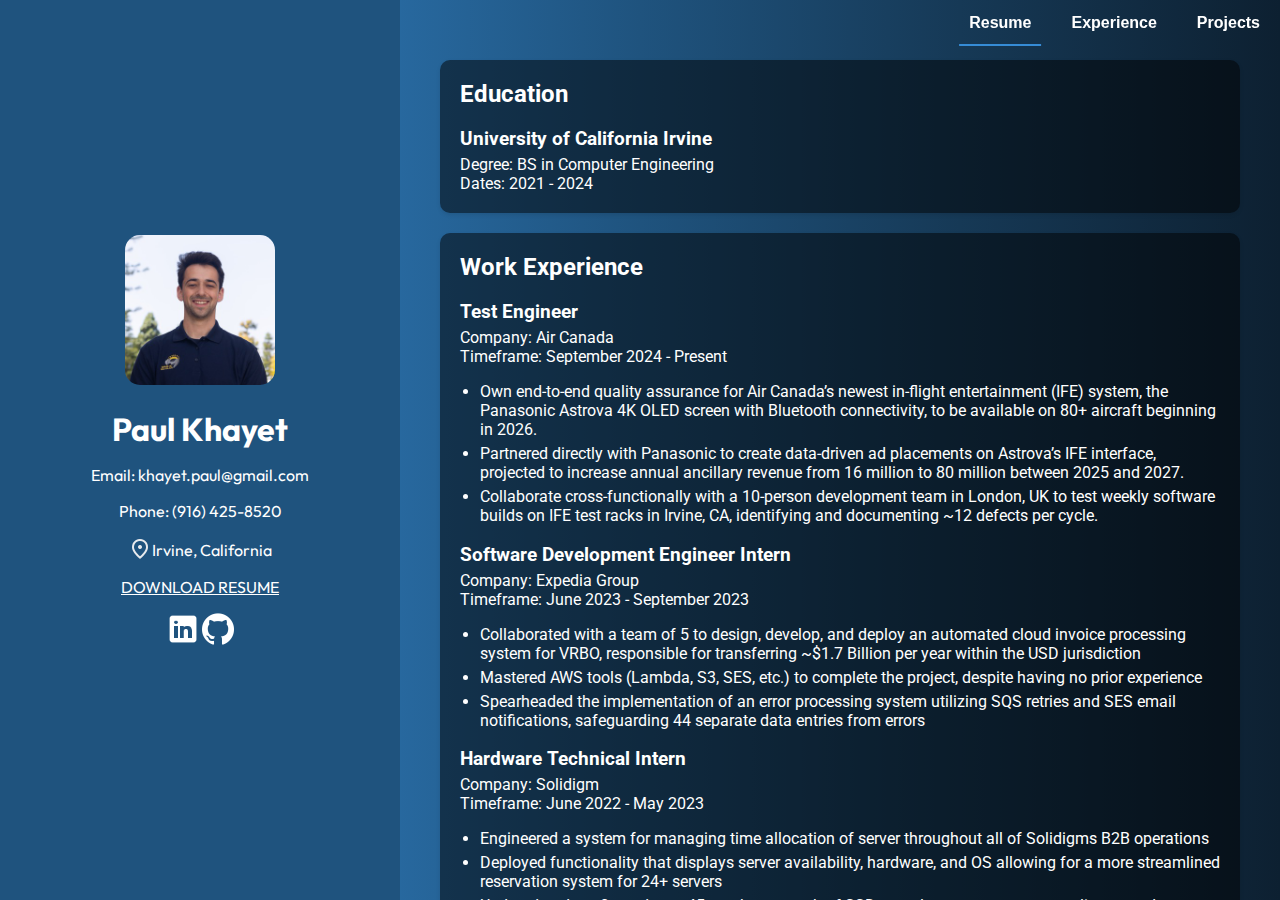
<file: index.html>
<!DOCTYPE html>
<html lang="en">

<head>
    <meta charset="UTF-8" />
    <meta name="viewport" content="width=device-width, initial-scale=1.0" />
    <title>Paul Khayet Resume</title>
    <link rel="icon" href="resources/images/Logo.png" />
    <link rel="stylesheet" href="styles.css" />
    <link rel="preconnect" href="https://fonts.googleapis.com" />
    <link rel="preconnect" href="https://fonts.gstatic.com" crossorigin />
    <link
        href="https://fonts.googleapis.com/css2?family=Outfit:wght@100..900&family=Roboto:ital,wght@0,100;0,300;0,400;0,500;0,700;0,900&display=swap"
        rel="stylesheet" />
</head>

<header>
    <div class="profile-container">
        <img src="resources/images/SmallProfile.jpeg" alt="Profile Image" class="profile-image" />
    </div>
    <div class="header-info">
        <h1>Paul Khayet</h1>
        <p>Email: khayet.paul@gmail.com</p>
        <p>Phone: (916) 425-8520</p>
        <p>
            <img src="resources/icons/location.png" alt="Location Icon" class="location-icon" />Irvine, California
        </p>
        <a href="resources/pdfs/PaulKhayetWebsiteResume.pdf" download>DOWNLOAD RESUME</a>
        <p>
            <a href="https://www.linkedin.com/in/paul-khayet/" target="_blank"><img src="resources/icons/linkedin.png"
                    alt="linkedin Icon" class="social-icons" /></a>
            <a href="https://github.com/paulkhayet" target="_blank"><img src="resources/icons/github-logo.png"
                    alt="github Icon" class="social-icons" /></a>
        </p>
    </div>
</header>

<body>
    <div class="content">
        <div class="tabs">
            <button class="tab-link active" onclick="openTab(event, 'resume')">
                <b>Resume</b>
            </button>
            <button class="tab-link" onclick="openTab(event, 'final-report')">
                <b>Experience</b>
            </button>
            <button class="tab-link" onclick="openTab(event, 'how-to')">
                <b>Projects</b>
            </button>
        </div>

        <div id="resume" class="tab-content active">
            <div id="box">
                <section>
                    <h2>Education</h2>
                    <div class="section-content">
                        <h3>University of California Irvine</h3>
                        <p>Degree: BS in Computer Engineering</p>
                        <p>Dates: 2021 - 2024</p>
                    </div>
                </section>

                <section>
                    <h2>Work Experience</h2>
                    <div class="section-content">
                        <h3>Test Engineer</h3>
                        <p>Company: Air Canada</p>
                        <p>Timeframe: September 2024 - Present</p>
                        <ul>
                            <li>
                                Own end-to-end quality assurance for Air Canada’s newest in-flight
                                 entertainment (IFE) system, the Panasonic Astrova 4K OLED screen with Bluetooth connectivity, to be available on 80+ aircraft beginning in 2026.
                            </li>
                            <li>
                                Partnered directly with Panasonic to create data-driven ad placements 
                                on Astrova’s IFE interface, projected to increase annual ancillary 
                                revenue from 16 million to 80 million between 2025 and 2027.
                            </li>
                            <li>
                                Collaborate cross-functionally with a 10-person development team in London, 
                                UK to test weekly software builds on IFE test racks in Irvine, CA, identifying 
                                and documenting ~12 defects per cycle.
                            </li>
                        </ul>
                        <h3>Software Development Engineer Intern</h3>
                        <p>Company: Expedia Group</p>
                        <p>Timeframe: June 2023 - September 2023</p>
                        <ul>
                            <li>
                                Collaborated with a team of 5 to design, develop, and deploy an
                                automated cloud invoice processing system for VRBO, responsible
                                for transferring ~$1.7 Billion per year within the USD
                                jurisdiction
                            </li>
                            <li>
                                Mastered AWS tools (Lambda, S3, SES, etc.) to complete the
                                project, despite having no prior experience
                            </li>
                            <li>
                                Spearheaded the implementation of an error processing system
                                utilizing SQS retries and SES email notifications, safeguarding
                                44 separate data entries from errors
                            </li>
                        </ul>
                    </div>
                    <div class="section-content">
                        <h3>Hardware Technical Intern</h3>
                        <p>Company: Solidigm</p>
                        <p>Timeframe: June 2022 - May 2023</p>
                        <ul>
                            <li>
                                Engineered a system for managing time allocation of server
                                throughout all of Solidigms B2B operations
                            </li>
                            <li>
                                Deployed functionality that displays server availability,
                                hardware, and OS allowing for a more streamlined reservation
                                system for 24+ servers
                            </li>
                            <li>
                                Updated and configured over 45 petabytes worth of SSD samples to
                                meet corporate clients needs
                            </li>
                        </ul>
                    </div>
                </section>

                <section>
                    <h2>Teams/Clubs</h2>
                    <div class="section-content">
                        <h3>UC Irvine Solar Car Team</h3>
                        <p>Role: Motor Team Lead</p>
                        <p>Timeframe: December 2021 - June 2023</p>
                        <ul>
                            <li>
                                Led a team of 7 in the integration of electric motor components,
                                ensuring seamless collaboration and communication between
                                hardware components
                            </li>
                            <li>
                                Fine-tuned MCU (Motor Control Unit) software to optimize
                                efficiency, resulting in a 67.7% reduction in energy usage by
                                lowering power and decreasing acceleration
                            </li>
                        </ul>

                        <h3>UC Irvine Hillel Foundation</h3>
                        <p>Role: Board Member</p>
                        <p>Timeframe: February 2022 - June 2023</p>
                        <ul>
                            <li>
                                Orchestrated Shabbat dinners for 20-40 attendees, managed
                                transportation and catering to elevate community engagement
                            </li>
                            <li>
                                Planned and executed 6 school events alongside board members,
                                creating a vibrant and inclusive atmosphere
                            </li>
                        </ul>
                    </div>
                </section>

                <section>
                    <h2>Technical Skills</h2>
                    <div class="section-content">
                        <p>
                            <b>Programming Languages:</b> Java, Python, C++, C, SQL, Verilog,
                            HTML/CSS, Javascript
                        </p>
                        <p>
                            <b>Tools/Concepts:</b> Agile Methodologies, Scrum, Git, VIM,
                            IntelliJ, SSH, RESTful API, Splunk, Visual Studio, Microsoft 365,
                            Docker, React, Next.js
                        </p>
                        <p><b>Cloud Systems:</b> AWS Lambda, AWS S3, AWS SQS, AWS SES, Azure Static Webpage</p>
                    </div>
                </section>
            </div>
        </div>

        <div id="final-report" class="tab-content" style="display: none">
            <h2>Air Canada</h2>
            <section>
                <h2>
                    <img src="resources/images/Air-Canada-Symbol.png" alt="Server Icon" class="internicon" />
                    Test Engineer
                </h2>
                <p>
                    <img src="resources/icons/location.png" alt="Location Icon" class="location-icon" />
                    Irvine, California
                </p>

                <p>Own end-to-end quality assurance for Air Canada’s newest in-flight entertainment (IFE) system, 
                    the Panasonic Astrova 4K OLED screen with Bluetooth connectivity, to be available on 80+ aircraft 
                    beginning in 2026. Partnered directly with Panasonic to create data-driven ad placements on 
                    Astrova’s IFE interface, projected to increase annual ancillary revenue from 16 million to 80 
                    million between 2025 and 2027. Collaborate cross-functionally with a 10-person development team
                     in London, UK to test weekly software builds on IFE test racks in Irvine, CA, identifying and 
                     documenting ~12 defects per cycle.

                </p>
            </section>
            <h2>Expedia Internship</h2>
            <section>
                <h2>
                    <img src="resources/icons/expedia.png" alt="Server Icon" class="internicon" />
                    Software Development Engineer Intern
                </h2>
                <p>
                    <img src="resources/icons/location.png" alt="Location Icon" class="location-icon" />
                    Seattle, Washington
                </p>

                <p>Collaborated with a team of 5 to design, develop, and deploy an automated cloud invoice processing
                    system for VRBO, responsible for transferring ~$1.7 Billion per year within the USD jurisdiction.
                    Mastered AWS tools (Lambda, S3, SES, etc.) to complete the project, despite having no prior
                    experience. Spearheaded the implementation of an error processing system utilizing SQS retries and
                    SES email notifications, safeguarding 44 separate data entries from errors.
                </p>
                <a href="resources/pdfs/Expedia.pdf" download>DOWNLOAD EXPEDIA FINAL REPORT</a>
            </section>
            <h2>Solidigm Internship</h2>
            <section>
                <h2>
                    <img src="resources/icons/solidigm.png" alt="Server Icon" class="internicon" />
                    Hardware Technical Intern
                </h2>
                <p>
                    <img src="resources/icons/location.png" alt="Location Icon" class="location-icon" />
                    Folsom, California
                </p>
                <p>Engineered a system for managing time allocation of server throughout all of Solidigm's B2B
                    operations. Deployed functionality that displays server availability, hardware, and OS allowing for
                    a more streamlined reservation system for 24+ servers. Updated and configured over 45 petabytes
                    worth of SSD samples to meet corporate clients needs.
                </p>
                <a href="resources/pdfs/Solidigm.pdf" download>DOWNLOAD SOLIDIGM FINAL REPORT</a>
            </section>
        </div>
        <div id="how-to" class="tab-content" style="display: none">
            <h1>Projects</h1>
            <div class="card-container">
                <div class="card">
                    <div class="header">
                        <img src="resources/images/favicon-1.png" alt="Project Logo" class="card-icon" />
                        <span class="project-name">Arethemarketsup.com</span>
                    </div>
                    <p class="description">Further developed my javascript skills by developing a full stack application
                        on Next.js</p>
                    <div class="links">
                        <div>
                            <a href="https://arethemarketsup.com/" target="_blank">
                                <img src="resources/icons/link.png" alt="Link Icon" class="icon" />
                                Arethemarketsup.com
                            </a>
                        </div>
                        <div>
                            <a href="https://github.com/paulkhayet/isthemarketup" target="_blank">
                                <img src="resources/icons/githubblack.png" alt="GitHub Logo" class="icon" />
                                GitHub Repo
                            </a>
                        </div>
                        <div class="server-info">
                            <img src="resources/icons/server.png" alt="Server Icon" class="icon" />
                            Vercel
                        </div>
                        <div class="tech-info">
                            <img src="resources/icons/coding.png" alt="Coding Icon" class="icon" />
                            Next.js/MongoDB
                        </div>
                    </div>
                </div>
                <div class="card">
                    <div class="header">
                        <img src="resources/icons/calculator.png" alt="Project Logo" class="card-icon" />
                        <span class="project-name">Simple Calculator</span>
                    </div>
                    <p class="description">Made a simple calculator application to better understand the basics of
                        javascript</p>
                    <div class="links">
                        <div>
                            <a href="https://calculator.paulkhayet.com/" target="_blank">
                                <img src="resources/icons/link.png" alt="Link Icon" class="icon" />
                                calculator.paulkhayet.com
                            </a>
                        </div>
                        <div>
                            <a href="https://github.com/paulkhayet/simplecalculator" target="_blank">
                                <img src="resources/icons/githubblack.png" alt="GitHub Logo" class="icon" />
                                GitHub Repo
                            </a>
                        </div>
                        <div class="server-info">
                            <img src="resources/icons/server.png" alt="Server Icon" class="icon" />
                            Azure static webpage
                        </div>
                        <div class="tech-info">
                            <img src="resources/icons/coding.png" alt="Coding Icon" class="icon" />
                            HTML/CSS/Javascript
                        </div>
                    </div>
                </div>
                <div class="card">
                    <div class="header">
                        <img src="resources/images/Logo.png" alt="Project Logo" class="card-icon" />
                        <span class="project-name">Resume Website</span>
                    </div>
                    <p class="description">Made a website to self-teach HTML and CSS</p>
                    <div class="links">
                        <div>
                            <a href="https://paulkhayet.com/" target="_blank">
                                <img src="resources/icons/link.png" alt="Link Icon" class="icon" />
                                paulkhayet.com
                            </a>
                        </div>
                        <div>
                            <a href="https://github.com/paulkhayet/resumewebsite" target="_blank">
                                <img src="resources/icons/githubblack.png" alt="GitHub Logo" class="icon" />
                                GitHub Repo
                            </a>
                        </div>
                        <div class="server-info">
                            <img src="resources/icons/server.png" alt="Server Icon" class="icon" />
                            Azure static webpage
                        </div>
                        <div class="tech-info">
                            <img src="resources/icons/coding.png" alt="Coding Icon" class="icon" />
                            HTML/CSS
                        </div>
                    </div>
                </div>
            </div>
        </div>
    </div>
    </div>

    <script>
        function openTab(evt, tabName) {
            var i, tabcontent, tablinks;
            tabcontent = document.getElementsByClassName("tab-content");
            for (i = 0; i < tabcontent.length; i++) {
                tabcontent[i].style.display = "none";
            }
            tablinks = document.getElementsByClassName("tab-link");
            for (i = 0; i < tablinks.length; i++) {
                tablinks[i].className = tablinks[i].className.replace(" active", "");
            }
            document.getElementById(tabName).style.display = "block";
            evt.currentTarget.className += " active";
        }
    </script>
</body>

</html>
</file>
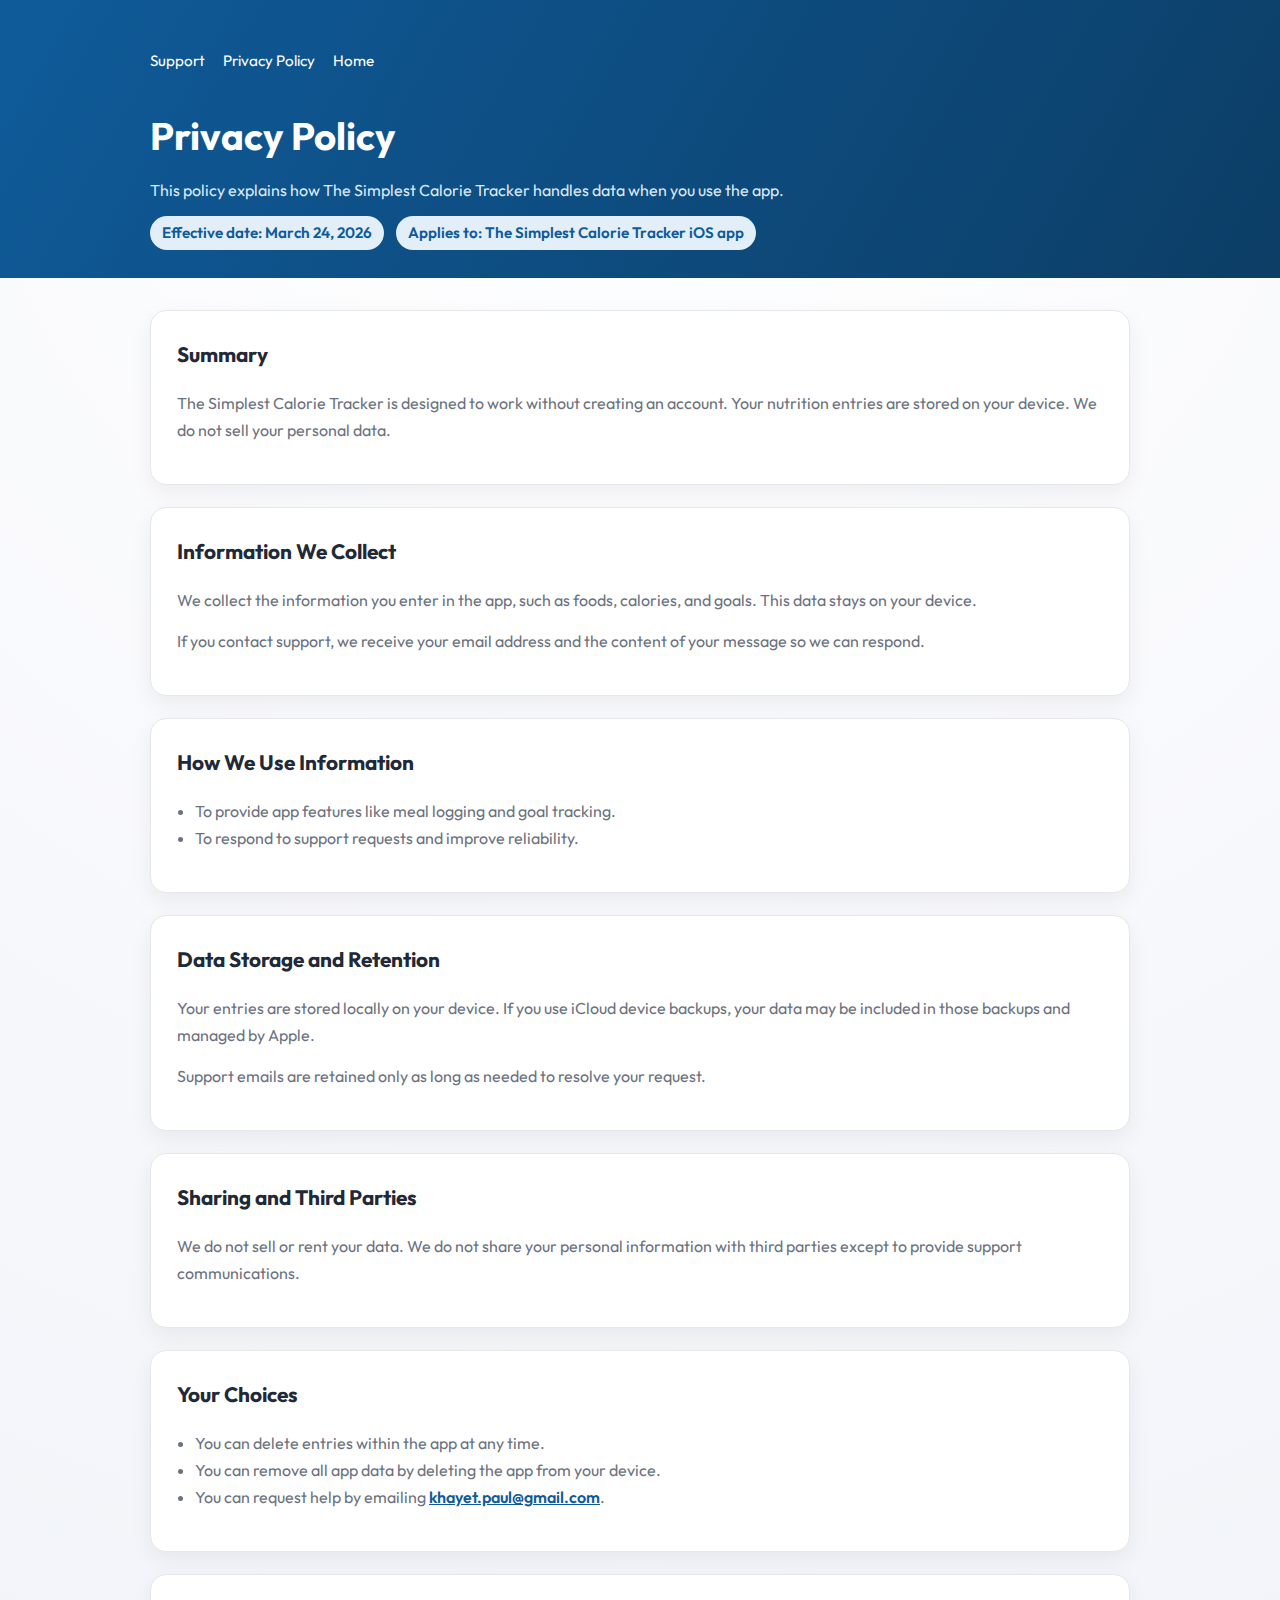
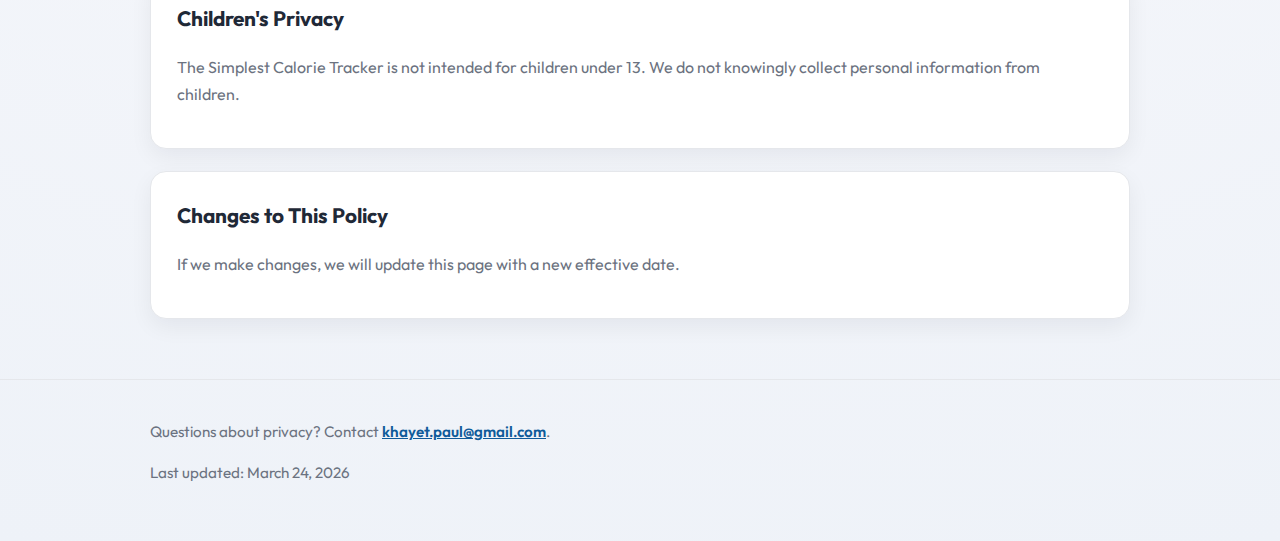
<file: privacypolicy.html>
<!doctype html>
<html lang="en">
  <head>
    <meta charset="utf-8" />
    <meta name="viewport" content="width=device-width, initial-scale=1" />
    <title>Privacy Policy | Calorie Tracker</title>
    <meta
      name="description"
      content="Privacy policy for the Calorie Tracker iOS app."
    />
    <link rel="preconnect" href="https://fonts.googleapis.com" />
    <link rel="preconnect" href="https://fonts.gstatic.com" crossorigin />
    <link
      href="https://fonts.googleapis.com/css2?family=Outfit:wght@300;400;600;700&display=swap"
      rel="stylesheet"
    />
    <style>
      :root {
        --bg: #f6f7fb;
        --surface: #ffffff;
        --text: #1f2937;
        --muted: #6b7280;
        --accent: #0f5b9a;
        --accent-soft: #e2eef8;
        --border: #e5e7eb;
      }

      * {
        box-sizing: border-box;
      }

      body {
        margin: 0;
        font-family: "Outfit", sans-serif;
        color: var(--text);
        background: radial-gradient(
          circle at top,
          #ffffff 0%,
          #f6f7fb 55%,
          #eef2f8 100%
        );
        line-height: 1.7;
      }

      header {
        background: linear-gradient(120deg, #0f5b9a, #0c3e66);
        color: #ffffff;
        padding: 48px 20px 28px;
      }

      .wrap {
        max-width: 980px;
        margin: 0 auto;
      }

      .nav {
        display: flex;
        gap: 18px;
        font-size: 0.95rem;
        margin-bottom: 26px;
      }

      .nav a {
        color: #ffffff;
        text-decoration: none;
        border-bottom: 2px solid transparent;
        padding-bottom: 2px;
      }

      .nav a:hover {
        border-bottom-color: #ffffff;
      }

      h1 {
        margin: 0 0 8px;
        font-size: 2.4rem;
        font-weight: 700;
      }

      .subtitle {
        margin: 0;
        color: #dce8f5;
        max-width: 760px;
      }

      main {
        padding: 32px 20px 60px;
      }

      .card {
        background: var(--surface);
        border: 1px solid var(--border);
        border-radius: 16px;
        padding: 26px;
        box-shadow: 0 8px 22px rgba(15, 23, 42, 0.06);
      }

      .card h2 {
        margin-top: 0;
        font-size: 1.3rem;
      }

      .card p {
        color: var(--muted);
        margin: 0 0 14px;
      }

      .card ul {
        margin: 8px 0 14px;
        padding-left: 18px;
        color: var(--muted);
      }

      .card a {
        color: var(--accent);
        font-weight: 600;
      }

      .meta {
        display: flex;
        gap: 12px;
        flex-wrap: wrap;
        margin-top: 12px;
        font-size: 0.95rem;
      }

      .pill {
        background: var(--accent-soft);
        color: var(--accent);
        border-radius: 999px;
        padding: 4px 12px;
        font-weight: 600;
      }

      footer {
        border-top: 1px solid var(--border);
        padding: 24px 20px 40px;
        color: var(--muted);
        font-size: 0.95rem;
      }

      footer a {
        color: var(--accent);
        font-weight: 600;
      }
    </style>
  </head>
  <body>
    <header>
      <div class="wrap">
        <nav class="nav">
          <a href="support.html">Support</a>
          <a href="privacypolicy.html">Privacy Policy</a>
          <a href="index.html">Home</a>
        </nav>
        <h1>Privacy Policy</h1>
        <p class="subtitle">
          This policy explains how The Simplest Calorie Tracker handles data
          when you use the app.
        </p>
        <div class="meta">
          <span class="pill">Effective date: March 24, 2026</span>
          <span class="pill"
            >Applies to: The Simplest Calorie Tracker iOS app</span
          >
        </div>
      </div>
    </header>

    <main>
      <div class="wrap">
        <section class="card">
          <h2>Summary</h2>
          <p>
            The Simplest Calorie Tracker is designed to work without creating an
            account. Your nutrition entries are stored on your device. We do not
            sell your personal data.
          </p>
        </section>

        <section class="card" style="margin-top: 22px">
          <h2>Information We Collect</h2>
          <p>
            We collect the information you enter in the app, such as foods,
            calories, and goals. This data stays on your device.
          </p>
          <p>
            If you contact support, we receive your email address and the
            content of your message so we can respond.
          </p>
        </section>

        <section class="card" style="margin-top: 22px">
          <h2>How We Use Information</h2>
          <ul>
            <li>
              To provide app features like meal logging and goal tracking.
            </li>
            <li>To respond to support requests and improve reliability.</li>
          </ul>
        </section>

        <section class="card" style="margin-top: 22px">
          <h2>Data Storage and Retention</h2>
          <p>
            Your entries are stored locally on your device. If you use iCloud
            device backups, your data may be included in those backups and
            managed by Apple.
          </p>
          <p>
            Support emails are retained only as long as needed to resolve your
            request.
          </p>
        </section>

        <section class="card" style="margin-top: 22px">
          <h2>Sharing and Third Parties</h2>
          <p>
            We do not sell or rent your data. We do not share your personal
            information with third parties except to provide support
            communications.
          </p>
        </section>

        <section class="card" style="margin-top: 22px">
          <h2>Your Choices</h2>
          <ul>
            <li>You can delete entries within the app at any time.</li>
            <li>
              You can remove all app data by deleting the app from your device.
            </li>
            <li>
              You can request help by emailing
              <a href="mailto:khayet.paul@gmail.com">khayet.paul@gmail.com</a>.
            </li>
          </ul>
        </section>

        <section class="card" style="margin-top: 22px">
          <h2>Children's Privacy</h2>
          <p>
            The Simplest Calorie Tracker is not intended for children under 13.
            We do not knowingly collect personal information from children.
          </p>
        </section>

        <section class="card" style="margin-top: 22px">
          <h2>Changes to This Policy</h2>
          <p>
            If we make changes, we will update this page with a new effective
            date.
          </p>
        </section>
      </div>
    </main>

    <footer>
      <div class="wrap">
        <p>
          Questions about privacy? Contact
          <a href="mailto:khayet.paul@gmail.com">khayet.paul@gmail.com</a>.
        </p>
        <p>Last updated: March 24, 2026</p>
      </div>
    </footer>
  </body>
</html>
</file>
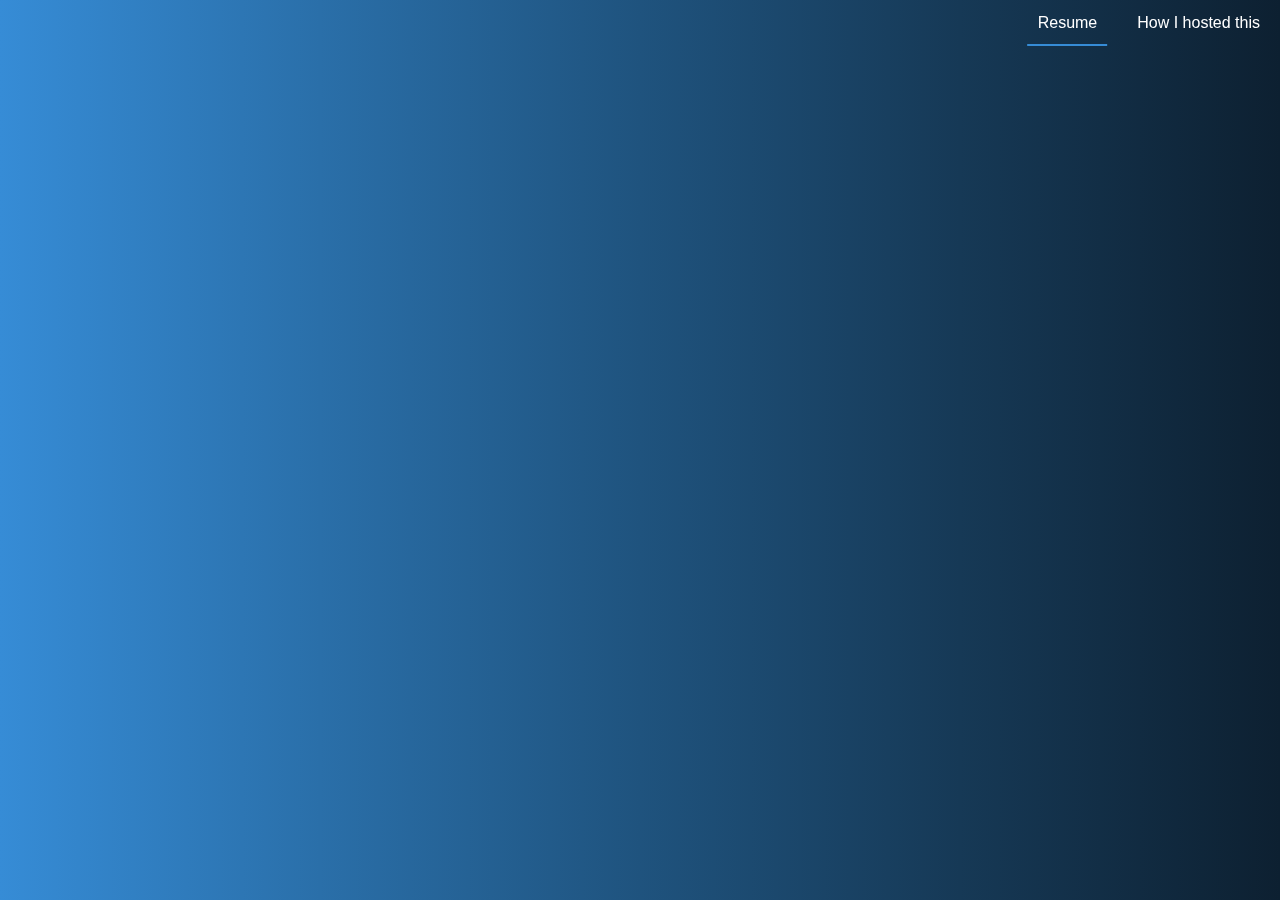
<file: site.html>
<!DOCTYPE html>
<html lang="en">
<head>
    <meta charset="UTF-8">
    <meta name="viewport" content="width=device-width, initial-scale=1.0">
    <title>Modern Resume</title>
    <link rel="stylesheet" href="styles.css">
</head>
<body>
    <div class="tabs">
        <button class="tab-link active" onclick="openTab(event, 'resume')">Resume</button>
        <button class="tab-link" onclick="openTab(event, 'how-to')">How I hosted this</button>
    </div>

    <div id="resume" class="tab-content">
        <header>
            <h1>Paul Khayet</h1>
            <p>Email: khayet.paul@gmail.com</p>
            <p>Phone: (916)425-8520</p>
            <p>Address: 26600 Paseo Infinita, San Juan Capistrano, CA 92675</p>
        </header>

        <section>
            <h2>Education</h2>
            <div class="section-content">
                <h3>University of California Irvine</h3>
                <p>Major: Computer Engineering</p>
                <p>Dates: 2021 - 2024</p>
            </div>
        </section>

        <section>
            <h2>Work Experience</h2>
            <div class="section-content">
                <h3>Software Development Engineer Intern</h3>
                <p>Company: Expedia Group</p>
                <p>Timeframe: June 2023 - September 2023</p>
                <ul>
                    <li>Collaborated with a team of 5 to design, develop, and deploy an automated cloud invoice processing system for VRBO,
                        responsible for transferring ~$1.7 Billion per year within the USD jurisdiction</li>
                    <li>Mastered AWS tools (Lambda, S3, SES, etc.) to complete the project, despite having no prior experience</li>
                    <li>Spearheaded the implementation of an error processing system utilizing SQS retries and SES email notifications,
                        safeguarding 44 separate data entries from errors</li>
                </ul>
            </div>
            <div class="section-content">
                <h3>Hardware Technical Intern</h3>
                <p>Company: Solidigm</p>
                <p>Timeframe: June 2022 - May 2023</p>
                <ul>
                    <li>Engineered a system for managing time allocation of server throughout all of Solidigms B2B operations</li>
                    <li>Deployed functionality that displays server availability, hardware, and OS allowing for a more streamlined reservation system
                        for 24+ servers</li>
                    <li>Updated and configured over 45 petabytes worth of SSD samples to meet corporate clients needs</li>
                </ul>
            </div>
        </section>

        <section>
            <h2>Clubs/Teams</h2>
            <div class="section-content">
                <h3>Programming Club</h3>
                <p>Role: President</p>
                <p>Timeframe: 2018 - 2020</p>
                <ul>
                    <li>Organized weekly coding sessions.</li>
                    <li>Led the club in inter-college coding competitions.</li>
                    <li>Facilitated workshops on new programming languages.</li>
                </ul>
            </div>
        </section>

        <section>
            <h2>Skills</h2>
            <div class="section-content">
                <ul>
                    <li>JavaScript</li>
                    <li>Python</li>
                    <li>HTML & CSS</li>
                    <li>React</li>
                    <li>Node.js</li>
                </ul>
            </div>
        </section>
    </div>

    <div id="how-to" class="tab-content" style="display:none">
        <h2>How I hosted this</h2>
        <p>This section explains how the resume is hosted. Add your hosting steps here.</p>
    </div>

    <script>
        function openTab(evt, tabName) {
            var i, tabcontent, tablinks;
            tabcontent = document.getElementsByClassName("tab-content");
            for (i = 0; i < tabcontent.length; i++) {
                tabcontent[i].style.display = "none";
            }
            tablinks = document.getElementsByClassName("tab-link");
            for (i = 0; i < tablinks.length; i++) {
                tablinks[i].className = tablinks[i].className.replace(" active", "");
            }
            document.getElementById(tabName).style.display = "block";
            evt.currentTarget.className += " active";
        }
    </script>
</body>
</html>
</file>
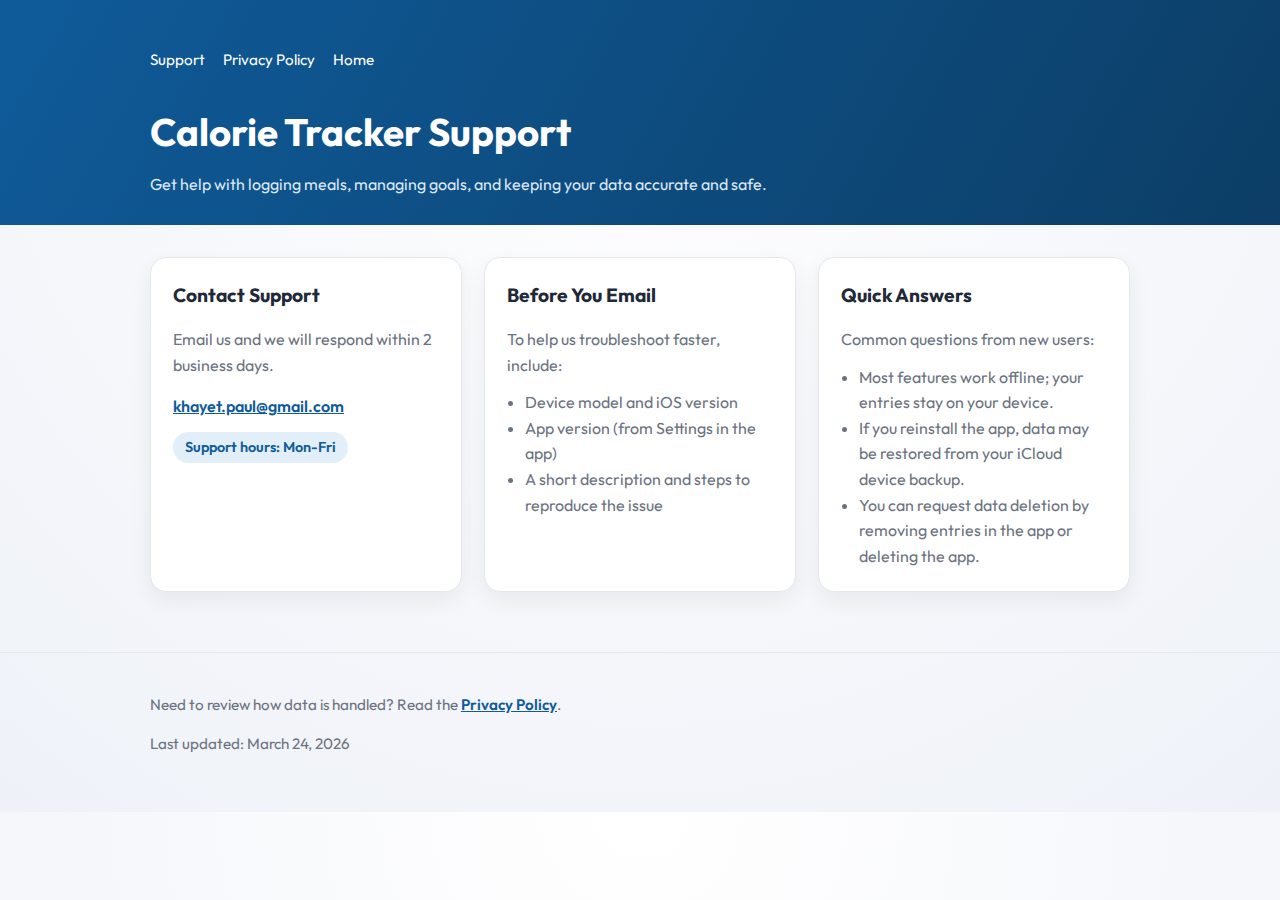
<file: support.html>
<!doctype html>
<html lang="en">
  <head>
    <meta charset="utf-8" />
    <meta name="viewport" content="width=device-width, initial-scale=1" />
    <title>Support | The Simplest Calorie Tracker</title>
    <meta
      name="description"
      content="Support and help resources for the Calorie Tracker iOS app."
    />
    <link rel="preconnect" href="https://fonts.googleapis.com" />
    <link rel="preconnect" href="https://fonts.gstatic.com" crossorigin />
    <link
      href="https://fonts.googleapis.com/css2?family=Outfit:wght@300;400;600;700&display=swap"
      rel="stylesheet"
    />
    <style>
      :root {
        --bg: #f6f7fb;
        --surface: #ffffff;
        --text: #1f2937;
        --muted: #6b7280;
        --accent: #0f5b9a;
        --accent-soft: #e2eef8;
        --border: #e5e7eb;
      }

      * {
        box-sizing: border-box;
      }

      body {
        margin: 0;
        font-family: "Outfit", sans-serif;
        color: var(--text);
        background: radial-gradient(
          circle at top,
          #ffffff 0%,
          #f6f7fb 55%,
          #eef2f8 100%
        );
        line-height: 1.6;
      }

      header {
        background: linear-gradient(120deg, #0f5b9a, #0c3e66);
        color: #ffffff;
        padding: 48px 20px 28px;
      }

      .wrap {
        max-width: 980px;
        margin: 0 auto;
      }

      .nav {
        display: flex;
        gap: 18px;
        font-size: 0.95rem;
        margin-bottom: 26px;
      }

      .nav a {
        color: #ffffff;
        text-decoration: none;
        border-bottom: 2px solid transparent;
        padding-bottom: 2px;
      }

      .nav a:hover {
        border-bottom-color: #ffffff;
      }

      h1 {
        margin: 0 0 8px;
        font-size: 2.4rem;
        font-weight: 700;
      }

      .subtitle {
        margin: 0;
        color: #dce8f5;
        max-width: 720px;
      }

      main {
        padding: 32px 20px 60px;
      }

      .grid {
        display: grid;
        gap: 22px;
        grid-template-columns: repeat(auto-fit, minmax(260px, 1fr));
      }

      .card {
        background: var(--surface);
        border: 1px solid var(--border);
        border-radius: 16px;
        padding: 22px;
        box-shadow: 0 8px 22px rgba(15, 23, 42, 0.06);
      }

      .card h2 {
        margin-top: 0;
        font-size: 1.2rem;
      }

      .card p {
        margin-bottom: 0;
        color: var(--muted);
      }

      .card a {
        color: var(--accent);
        font-weight: 600;
      }

      .list {
        margin: 12px 0 0;
        padding-left: 18px;
        color: var(--muted);
      }

      .highlight {
        background: var(--accent-soft);
        color: var(--accent);
        border-radius: 999px;
        padding: 4px 12px;
        display: inline-flex;
        font-weight: 600;
        margin-top: 12px;
        font-size: 0.9rem;
      }

      footer {
        border-top: 1px solid var(--border);
        padding: 24px 20px 40px;
        color: var(--muted);
        font-size: 0.95rem;
      }

      footer a {
        color: var(--accent);
        font-weight: 600;
      }
    </style>
  </head>
  <body>
    <header>
      <div class="wrap">
        <nav class="nav">
          <a href="support.html">Support</a>
          <a href="privacypolicy.html">Privacy Policy</a>
          <a href="index.html">Home</a>
        </nav>
        <h1>Calorie Tracker Support</h1>
        <p class="subtitle">
          Get help with logging meals, managing goals, and keeping your data
          accurate and safe.
        </p>
      </div>
    </header>

    <main>
      <div class="wrap grid">
        <section class="card">
          <h2>Contact Support</h2>
          <p>Email us and we will respond within 2 business days.</p>
          <p>
            <a href="mailto:khayet.paul@gmail.com">khayet.paul@gmail.com</a>
          </p>
          <span class="highlight">Support hours: Mon-Fri</span>
        </section>

        <section class="card">
          <h2>Before You Email</h2>
          <p>To help us troubleshoot faster, include:</p>
          <ul class="list">
            <li>Device model and iOS version</li>
            <li>App version (from Settings in the app)</li>
            <li>A short description and steps to reproduce the issue</li>
          </ul>
        </section>

        <section class="card">
          <h2>Quick Answers</h2>
          <p>Common questions from new users:</p>
          <ul class="list">
            <li>
              Most features work offline; your entries stay on your device.
            </li>
            <li>
              If you reinstall the app, data may be restored from your iCloud
              device backup.
            </li>
            <li>
              You can request data deletion by removing entries in the app or
              deleting the app.
            </li>
          </ul>
        </section>
      </div>
    </main>

    <footer>
      <div class="wrap">
        <p>
          Need to review how data is handled? Read the
          <a href="privacypolicy.html">Privacy Policy</a>.
        </p>
        <p>Last updated: March 24, 2026</p>
      </div>
    </footer>
  </body>
</html>
</file>
<file: styles.css>
body {
    font-family: "Outfit", sans-serif;
    margin: 0;
    padding: 0;
    background: linear-gradient(to right, #368cd6, #2a6fa9, #1f537e, #163956, #0d2031);
    color: #333;
    display: flex;
    flex-direction: row; 
    height: 100vh;
}

header {
    flex: 0 0 400px; 
    padding: 20px;
    box-sizing: border-box;
    display: flex;
    flex-direction: column;
    align-items: center;
    justify-content: center;
    background-color: #1f537e;
}

#final-report{
    width:100%;
}

.pdf{
    margin-bottom:20px;
}

a:link {
    color: white; 
  }

.profile-container {
    text-align: center;
    margin-bottom: 20px;
}

.profile-image {
    width: 150px;
    height: 150px;
    border-radius: 10%;
    object-fit: cover;
}

.header-info {
    color: white;
    text-align: center;
}

header h1 {
    margin: 0;
    font-size: 2em;
    font-family: "Outfit", sans-serif;
}

.location-icon{
    height: 24px;
    vertical-align: -5px;
}

.social-icons{
    height: 32px;
}

.card-icon{
    height:32px;
    vertical-align: -10px;
}

.icon{
    height:16px;
    vertical-align: -2px;
}

.internicon{
    height:32px;
    vertical-align: -6px;
}

.description{
    color:#333;
    margin-top: 0px;
}

.content {
    flex: 1;
    display: flex;
    flex-direction: row;
    padding: 20px;
    box-sizing: border-box;
    overflow-y: auto;
    flex-direction: column;
}

.tabs {
    display: flex;
    justify-content: flex-end;
    background: none; 
    border: none;
    padding: 0;
    font-family: "Outfit", sans-serif;
    position: fixed;
    top: 0;
    right: 0;
    z-index: 1000;
    width: calc(100% - 250px); /* Adjust width based on header width */
}

.tab-link {
    background: none; 
    padding: 14px 20px;
    cursor: pointer;
    border: none;
    outline: none;
    position: relative;
    overflow: hidden;
    font-size: 16px;
    color: white;
}

.tab-link::after {
    content: "";
    display: block;
    width: 0;
    height: 2px;
    background: #368CD6;
    transition: width 0.3s;
    position: absolute;
    bottom: 0;
    left: 50%;
    transform: translateX(-50%);
}

.tab-link:hover::after {
    width: 80%; /* Expand the underline on hover */
}

.tab-link.active::after {
    width: 80%; /* Keep the underline for the active tab */
}

.tab-content {
    display: none;
    padding: 20px;
    box-sizing: border-box;
    color: white;
}

.tab-content.active {
    display:block;
}

section {
    background-color: rgba(0, 0, 0, 0.5);
    padding: 20px;
    margin-top: 20px;
    margin-bottom: 20px;
    box-shadow: 0 2px 4px rgba(0,0,0,0.1);
    border-radius: 10px;
    font-family: "Roboto", sans-serif;
    display: block;
}

section:hover {
    transform: scale(1.01);
}

section h2 {
    margin-top: 0;
    color: white;
}



.section-content h3 {
    margin-bottom: 5px;
    color: white;
}

.section-content p {
    margin: 0;
    color: white;
}

.section-content ul {
    list-style-type: disc;
    padding-left: 20px;
    color: white;
}

.section-content ul li {
    margin-bottom: 5px;
    color: white;
}

/* .tab-content h1{
    margin-top: 40px;
} */

.card {
    background-color: #72A0C1;
    border-radius: 8px;
    box-shadow: 0 4px 8px rgba(0, 0, 0, 0.1);
    width: 300px;
    padding: 16px;
    box-sizing: border-box;
    transition: transform 0.3s ease;
    position: relative;
    z-index: 20;
    color: black;
    display: flex;
    flex-direction: column;
}

.card-container{
    display: flex;
    flex-wrap: wrap; /* Allow cards to wrap to next line */
    justify-content: left; /* Center the cards */
    gap: 16px; /* Space between cards */
}

.card:hover {
    transform: translateY(-10px);
}

.card .links{
    margin-top: auto;
}

@media (max-width: 768px) {
    body {
        flex-direction: column; /* Stack header and content vertically */
        height: auto; 
    }

    header {
        width: 100%;
        padding-top: 100px; 
        position: relative;
    }

    .tabs {
        justify-content: center;
        width: 100%;
        margin-top: 20px; 
        top:0;
        z-index:20;
        /* position: sticky; */
    }

    .content {
        padding-top: 60px; 
        flex-direction: column;
        overflow-y: auto;
        position:relative;
    }

    .tab-content {
        margin-top: 20px; 
        flex-direction: column;
    }
}
</file>
